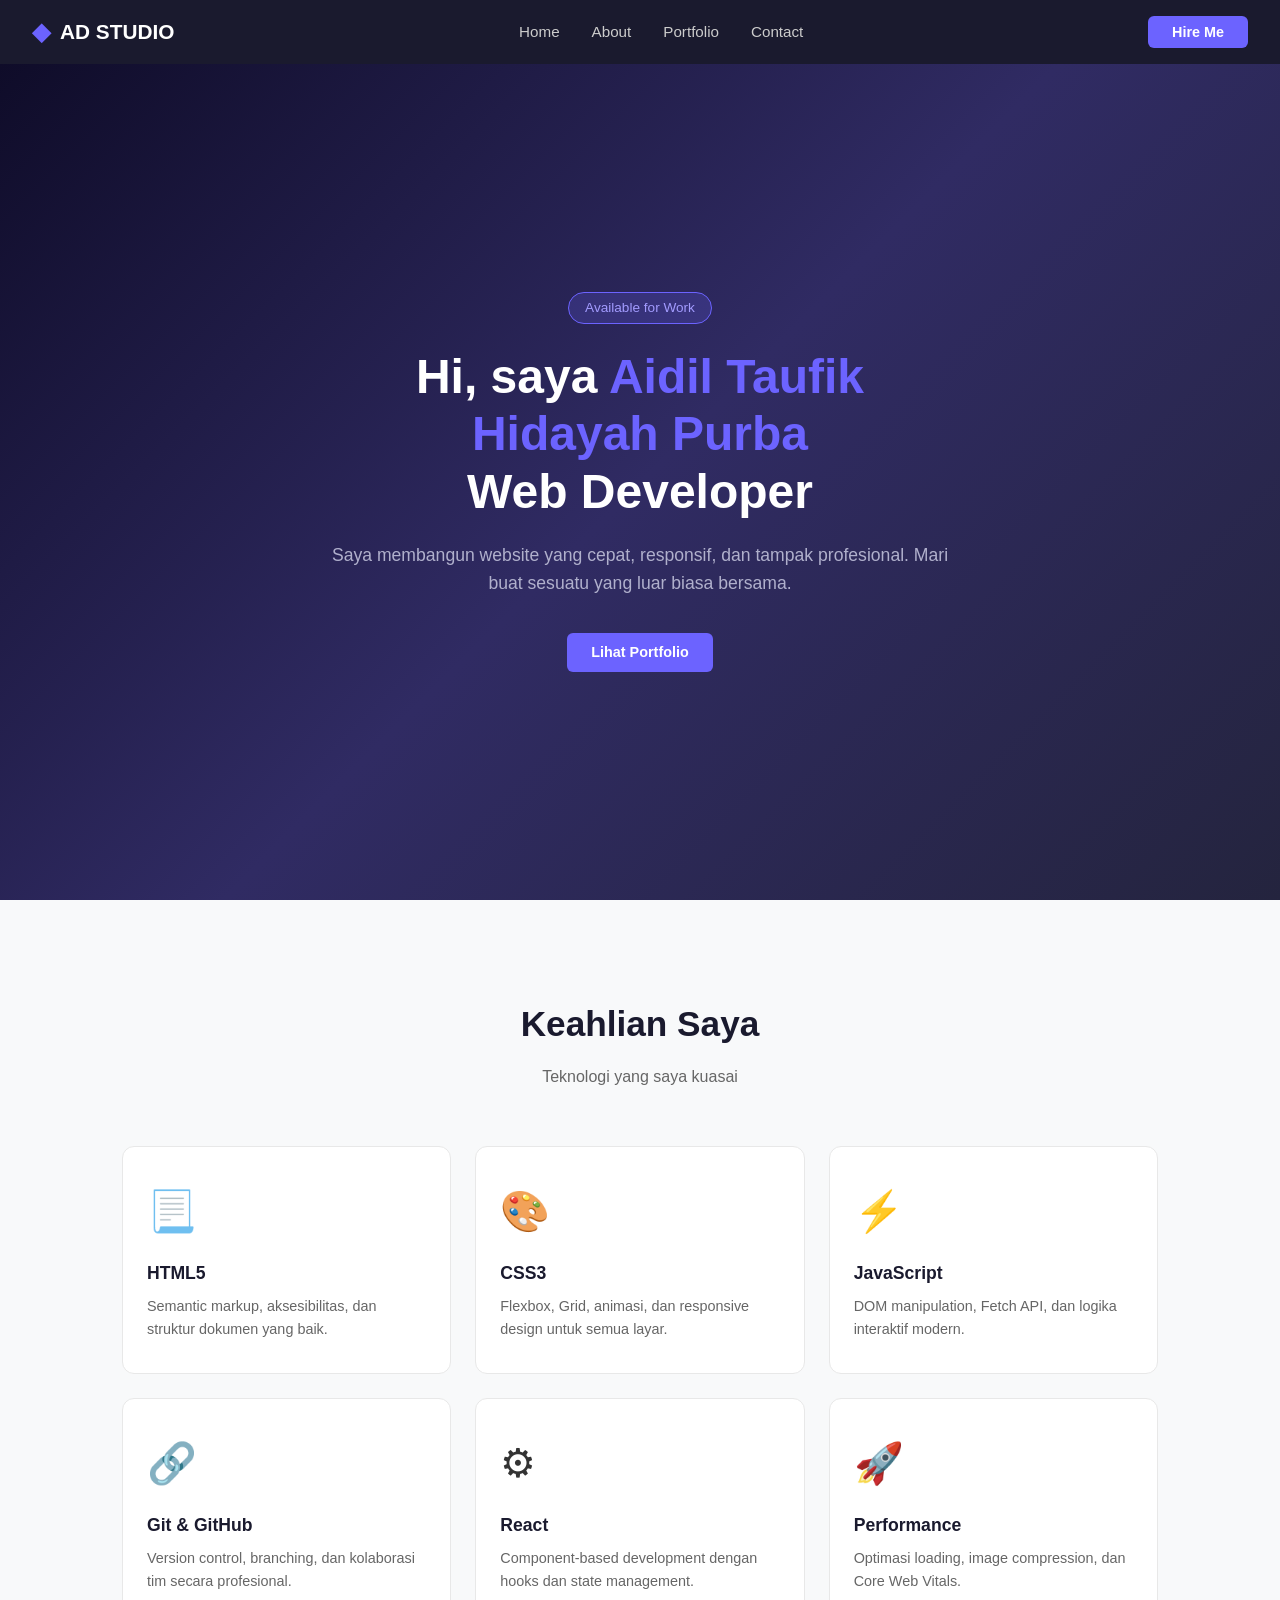
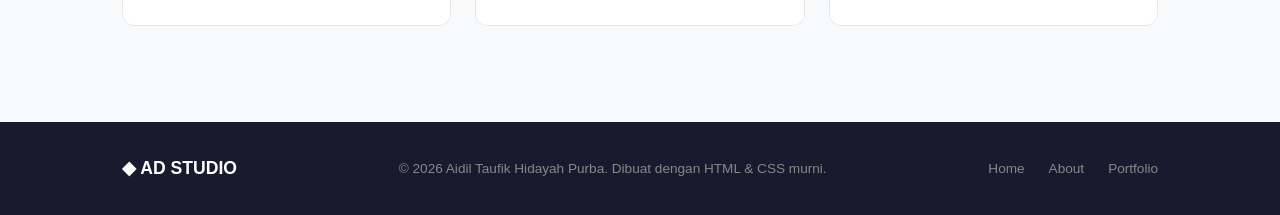
<file: index.html>
<!DOCTYPE html>
<html lang="id">
<head>
  <meta charset="UTF-8">
  <meta name="viewport" content="width=device-width, initial-scale=1.0">
  <title>Praktikum Minggu 3 - Layout</title>
  <link rel="stylesheet" href="prak3.css">
</head>
<body>
  <!-- ── NAVBAR ─────────────────────── -->
  <nav class="navbar">
    <div class="navbar__logo">
      <span class="logo-icon">&#9670;</span>
      <span class="logo-text">AD STUDIO</span>
    </div>

    <ul class="navbar__links">
      <li><a href="#home">Home</a></li>
      <li><a href="#about">About</a></li>
      <li><a href="#portfolio">Portfolio</a></li>
      <li><a href="#contact">Contact</a></li>
    </ul>

    <div class="navbar__cta">
      <a href="#" class="btn-primary">Hire Me</a>
    </div>
  </nav>

  <!-- ── HERO SECTION ────────────────── -->
  <section class="hero" id="home">
    <div class="hero__content">
      <span class="hero__badge">Available for Work</span>
      <h1 class="hero__title">
        Hi, saya <span class="highlight">Aidil Taufik Hidayah Purba</span><br>
        Web Developer
      </h1>
      <p class="hero__desc">
        Saya membangun website yang cepat, responsif, dan tampak profesional.
        Mari buat sesuatu yang luar biasa bersama.
      </p>
      <div class="hero__actions">
        <a href="portofolio.html" class="btn-primary">Lihat Portfolio</a>
        
      </div>
    </div>
  </section>

  <!-- ── SKILLS SECTION ──────────────── -->
  <section class="skills" id="about">
    <div class="container">
      <h2 class="section-title">Keahlian Saya</h2>
      <p class="section-subtitle">Teknologi yang saya kuasai</p>

      <div class="skills__grid">

        <div class="skill-card">
          <div class="skill-card__icon">&#128195;</div>
          <h3>HTML5</h3>
          <p>Semantic markup, aksesibilitas, dan struktur dokumen yang baik.</p>
        </div>

        <div class="skill-card">
          <div class="skill-card__icon">&#127912;</div>
          <h3>CSS3</h3>
          <p>Flexbox, Grid, animasi, dan responsive design untuk semua layar.</p>
        </div>

        <div class="skill-card">
          <div class="skill-card__icon">&#9889;</div>
          <h3>JavaScript</h3>
          <p>DOM manipulation, Fetch API, dan logika interaktif modern.</p>
        </div>

        <div class="skill-card">
          <div class="skill-card__icon">&#128279;</div>
          <h3>Git & GitHub</h3>
          <p>Version control, branching, dan kolaborasi tim secara profesional.</p>
        </div>

        <div class="skill-card">
          <div class="skill-card__icon">&#9881;</div>
          <h3>React</h3>
          <p>Component-based development dengan hooks dan state management.</p>
        </div>

        <div class="skill-card">
          <div class="skill-card__icon">&#128640;</div>
          <h3>Performance</h3>
          <p>Optimasi loading, image compression, dan Core Web Vitals.</p>
        </div>

      </div>
    </div>
  </section>

  <!-- ── FOOTER ──────────────────────── -->
  <footer class="footer">
    <div class="container">
      <div class="footer__inner">
        <span class="footer__brand">&#9670; AD STUDIO</span>
        <p class="footer__copy">
          &copy; 2026 Aidil Taufik Hidayah Purba. Dibuat dengan HTML & CSS murni.
        </p>
        <div class="footer__links">
          <a href="#home">Home</a>
          <a href="#about">About</a>
          <a href="#portfolio">Portfolio</a>
        </div>
      </div>
    </div>
  </footer>




</body>
</html>
</file>
<file: prak3.css>
/* ── RESET & BASE ───────────────────────────── */
*, *::before, *::after {
  box-sizing: border-box;
  margin: 0;
  padding: 0;
}

html {
  scroll-behavior: smooth;
}

body {
  font-family: 'Segoe UI', Tahoma, Geneva, sans-serif;
  font-size: 16px;
  line-height: 1.6;
  color: #333333;
  background-color: #ffffff;
}

img {
  max-width: 100%;
  height: auto;
  display: block;
}

a {
  text-decoration: none;
  color: inherit;
}

/* ── NAVBAR ─────────────────────────────────── */
.navbar {
  background-color: #1a1a2e;
  padding: 0 32px;
  height: 64px;

  /* Tambahkan ini: */
  display: flex;
  align-items: center;       /* vertikal center semua item */
  justify-content: space-between;  /* logo kiri, menu tengah, tombol kanan */
}

/* Logo */
.navbar__logo {
  display: flex;
  align-items: center;
  gap: 10px;
  color: #ffffff;
  font-size: 1.3rem;
  font-weight: 700;
}

.logo-icon {
  color: #6c63ff;
  font-size: 1.5rem;
}

/* Menu Links */
.navbar__links {
  display: flex;          /* list item jadi horizontal */
  gap: 32px;
  list-style: none;
}

.navbar__links a {
  color: #cccccc;
  font-size: 0.95rem;
  transition: color 0.2s;
}

.navbar__links a:hover {
  color: #ffffff;
}

/* Tombol CTA */
.btn-primary {
  background-color: #6c63ff;
  color: #ffffff;
  padding: 8px 24px;
  border-radius: 6px;
  font-weight: 600;
  font-size: 0.9rem;
  transition: background-color 0.2s;
}

.btn-primary:hover {
  background-color: #574fd6;
}

/* ── HERO ───────────────────────────────────── */
.hero {
  min-height: calc(100vh - 64px); /* full tinggi layar dikurangi navbar */
  background: linear-gradient(135deg, #0f0c29, #302b63, #24243e);
  display: flex;
  align-items: center;
  justify-content: center;
  padding: 48px 32px;
}

.hero__content {
  max-width: 640px;
  text-align: center;
}

.hero__badge {
  display: inline-block;
  background-color: rgba(108, 99, 255, 0.2);
  color: #a29bfe;
  border: 1px solid #6c63ff;
  padding: 4px 16px;
  border-radius: 99px;
  font-size: 0.85rem;
  margin-bottom: 24px;
}

.hero__title {
  font-size: 3rem;
  font-weight: 800;
  color: #ffffff;
  line-height: 1.2;
  margin-bottom: 20px;
}

.highlight {
  color: #6c63ff;
}

.hero__desc {
  color: #b0b0cc;
  font-size: 1.1rem;
  margin-bottom: 36px;
}

.hero__actions {
  display: flex;
  gap: 16px;
  justify-content: center;
  flex-wrap: wrap;
}

.btn-outline {
  border: 2px solid #6c63ff;
  color: #6c63ff;
  padding: 8px 24px;
  border-radius: 6px;
  font-weight: 600;
  font-size: 0.9rem;
  transition: all 0.2s;
}

.btn-outline:hover {
  background-color: #6c63ff;
  color: #ffffff;
}

/* ── CONTAINER (utility class) ──────────────── */
.container {
  max-width: 1100px;
  margin: 0 auto;
  padding: 0 32px;
}

/* ── SKILLS SECTION ─────────────────────────── */
.skills {
  padding: 96px 0;
  background-color: #f8f9fa;
}

.section-title {
  font-size: 2.2rem;
  font-weight: 800;
  text-align: center;
  color: #1a1a2e;
  margin-bottom: 12px;
}

.section-subtitle {
  text-align: center;
  color: #666666;
  margin-bottom: 56px;
}

/* ── CSS GRID: 3 kolom ──────────────────────── */
.skills__grid {
  display: grid;
  grid-template-columns: repeat(3, 1fr);
  gap: 24px;
}

/* ── SKILL CARD ─────────────────────────────── */
.skill-card {
  background-color: #ffffff;
  border: 1px solid #e8e8e8;
  border-radius: 12px;
  padding: 32px 24px;
  transition: transform 0.2s, box-shadow 0.2s;
}

.skill-card:hover {
  transform: translateY(-4px);
  box-shadow: 0 12px 32px rgba(0, 0, 0, 0.1);
}

.skill-card__icon {
  font-size: 2.5rem;
  margin-bottom: 16px;
}

.skill-card h3 {
  font-size: 1.1rem;
  font-weight: 700;
  color: #1a1a2e;
  margin-bottom: 8px;
}

.skill-card p {
  color: #666666;
  font-size: 0.9rem;
  line-height: 1.6;
}

/* ════════════════════════════════════════════
   RESPONSIVE DESIGN — Mobile First Override
   Breakpoints: 768px (tablet), 1024px (desktop)
═══════════════════════════════════════════════ */

/* ── TABLET & ke bawah (max 1023px) ────────── */
@media (max-width: 1023px) {

  .skills__grid {
    grid-template-columns: repeat(2, 1fr); /* 3 kolom -> 2 kolom */
  }

  .hero__title {
    font-size: 2.4rem;
  }
}

/* ── FOOTER ─────────────────────────────────── */
.footer {
  background-color: #1a1a2e;
  padding: 32px 0;
}

.footer__inner {
  display: flex;
  align-items: center;
  justify-content: space-between;
  flex-wrap: wrap;
  gap: 16px;
}

.footer__brand {
  color: #ffffff;
  font-weight: 700;
  font-size: 1.1rem;
}

.footer__copy {
  color: #888888;
  font-size: 0.85rem;
}

.footer__links {
  display: flex;
  gap: 24px;
}

.footer__links a {
  color: #888888;
  font-size: 0.85rem;
  transition: color 0.2s;
}

.footer__links a:hover {
  color: #ffffff;
}

@media (max-width: 767px) {
  .footer__inner {
    flex-direction: column;
    text-align: center;
  }
}


/* ── MOBILE (max 767px) ─────────────────────── */
@media (max-width: 767px) {

  /* Navbar: sembunyikan menu, tampilkan hamburger (sederhana) */
  .navbar {
    padding: 0 20px;
  }

  .navbar__links {
    display: none; /* sembunyikan menu di mobile */
  }

  /* Hero: font lebih kecil */
  .hero__title {
    font-size: 2rem;
  }

  .hero__desc {
    font-size: 1rem;
  }

  /* Skills: 1 kolom di mobile */
  .skills__grid {
    grid-template-columns: 1fr;
  }

  /* Container: padding lebih kecil */
  .container {
    padding: 0 20px;
  }

  /* Skills section: padding lebih kecil */
  .skills {
    padding: 64px 0;
  }

  .section-title {
    font-size: 1.8rem;
  }
}
</file>
